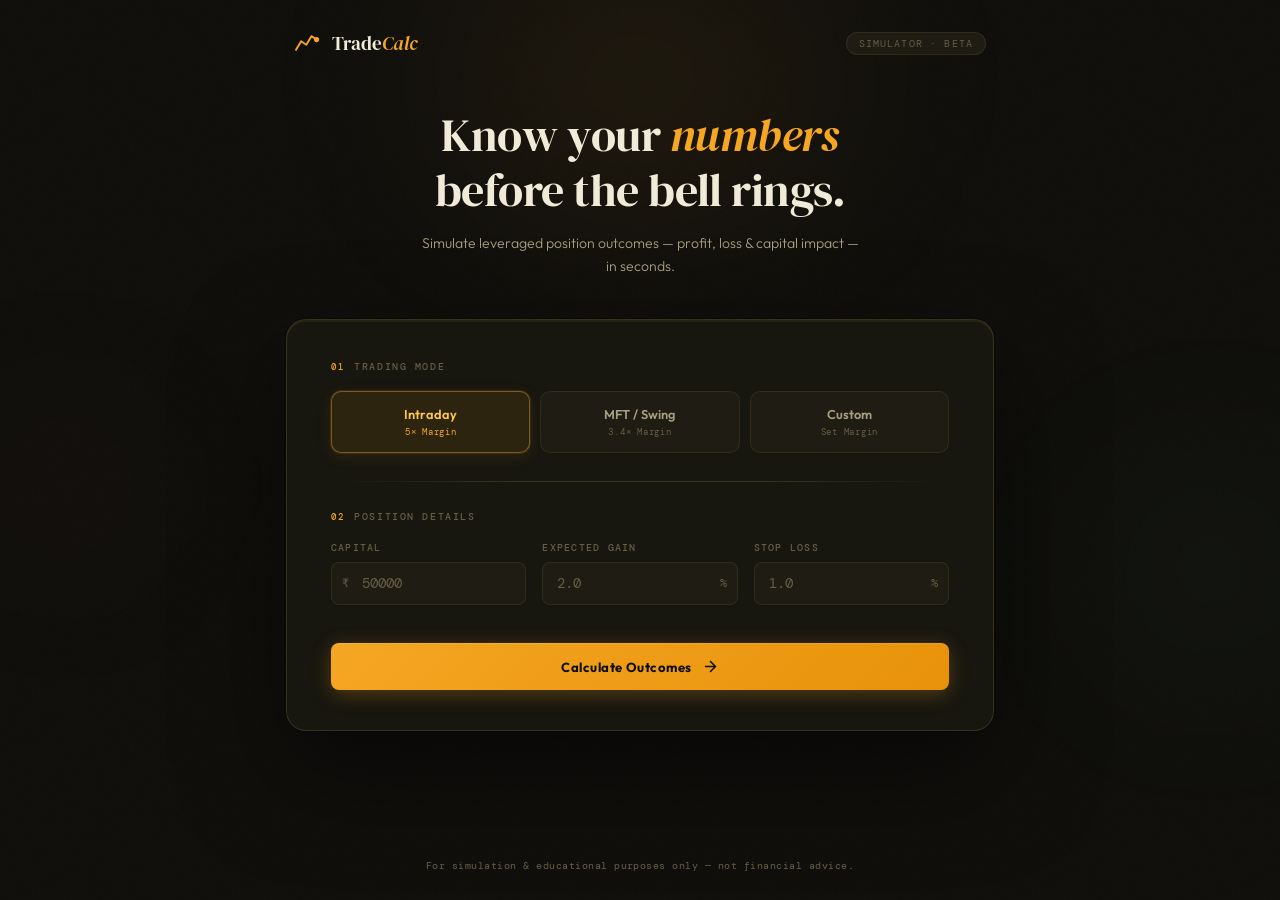
<file: index.html>
<!--
index html comment
-->
<!DOCTYPE html>
<html lang="en">
<head>
  <meta charset="UTF-8"/>
  <meta name="viewport" content="width=device-width, initial-scale=1.0"/>
  <title>TradeCalc — Leveraged Trading Simulator</title>
  <link rel="stylesheet" href="style.css"/>
  <link href="https://fonts.googleapis.com/css2?family=DM+Serif+Display:ital@0;1&family=DM+Mono:wght@300;400;500&family=Outfit:wght@300;400;500;600;700&display=swap" rel="stylesheet"/>
  <link rel="icon" href="favicon.ico">
  <link rel="icon" type="image/svg+xml" href="favicon.svg">
</head>
<body>

  <div class="noise"></div>
  <div class="orb orb-1"></div>
  <div class="orb orb-2"></div>
  <div class="orb orb-3"></div>

  <header class="site-header">
    <div class="logo">
      <svg class="logo-mark" viewBox="0 0 32 28" fill="none" xmlns="http://www.w3.org/2000/svg">
        <path d="M2 22 L8 12 L14 16 L20 6 L26 10" stroke="currentColor" stroke-width="2.2" stroke-linecap="round" stroke-linejoin="round"/>
        <circle cx="26" cy="10" r="3" fill="currentColor"/>
      </svg>
      <span>Trade<em>Calc</em></span>
    </div>
    <span class="header-pill">Simulator · Beta</span>
  </header>

  <div class="hero">
    <h1 class="hero-title">Know your <em>numbers</em><br/>before the bell rings.</h1>
    <p class="hero-sub">Simulate leveraged position outcomes — profit, loss &amp; capital impact — in seconds.</p>
  </div>

  <main class="card-wrap">
    <div class="card" id="calculatorCard">

      <!-- ── INPUT VIEW ── -->
      <div class="view" id="inputView">

        <div class="form-section">
          <div class="step-label"><span class="step-num">01</span>Trading Mode</div>
          <div class="mode-tabs" id="modeTabs">
            <button class="mode-tab active" data-value="5" onclick="selectMode(this)">
              <span class="tab-name">Intraday</span>
              <span class="tab-detail">5× Margin</span>
            </button>
            <button class="mode-tab" data-value="3.4" onclick="selectMode(this)">
              <span class="tab-name">MFT / Swing</span>
              <span class="tab-detail">3.4× Margin</span>
            </button>
            <button class="mode-tab" data-value="custom" onclick="selectMode(this)">
              <span class="tab-name">Custom</span>
              <span class="tab-detail">Set Margin</span>
            </button>
          </div>

          <div class="custom-margin-wrap hidden" id="customMarginWrap">
            <label class="field-label" for="customMargin">Custom Margin Multiplier</label>
            <div class="custom-row">
              <div class="input-box">
                <input type="number" id="customMargin" class="field" placeholder="e.g. 4.0" min="1" max="20" step="0.1"/>
                <span class="field-sfx">×</span>
              </div>
              <p class="margin-hint">Enter any multiplier between 1× – 20×</p>
            </div>
          </div>
        </div>

        <div class="section-sep"></div>

        <div class="form-section">
          <div class="step-label"><span class="step-num">02</span>Position Details</div>
          <div class="fields-grid">
            <div class="field-group">
              <label class="field-label" for="capital">Capital</label>
              <div class="input-box">
                <span class="field-pfx">₹</span>
                <input type="number" id="capital" class="field has-pfx" placeholder="50000" min="0"/>
              </div>
            </div>
            <div class="field-group">
              <label class="field-label" for="gainPct">Expected Gain</label>
              <div class="input-box">
                <input type="number" id="gainPct" class="field has-sfx" placeholder="2.0" min="0" step="0.1"/>
                <span class="field-sfx">%</span>
              </div>
            </div>
            <div class="field-group">
              <label class="field-label" for="slPct">Stop Loss</label>
              <div class="input-box">
                <input type="number" id="slPct" class="field has-sfx" placeholder="1.0" min="0" step="0.1"/>
                <span class="field-sfx">%</span>
              </div>
            </div>
          </div>
        </div>

        <p class="error-msg" id="errorMsg"></p>

        <button class="cta-btn" onclick="calculate()">
          Calculate Outcomes
          <svg width="17" height="17" viewBox="0 0 24 24" fill="none" stroke="currentColor" stroke-width="2.3" stroke-linecap="round" stroke-linejoin="round"><path d="M5 12h14M12 5l7 7-7 7"/></svg>
        </button>
      </div>

      <!-- ── RESULTS VIEW ── -->
      <div class="view hidden" id="resultsView">

        <div class="results-topbar">
          <div>
            <div class="rid-label">Simulation Result</div>
            <div class="rid-mode" id="ridMode"></div>
          </div>
          <button class="back-btn" onclick="recalculate()">
            <svg width="13" height="13" viewBox="0 0 24 24" fill="none" stroke="currentColor" stroke-width="2.3" stroke-linecap="round" stroke-linejoin="round"><path d="M19 12H5M12 19l-7-7 7-7"/></svg>
            Recalculate
          </button>
        </div>

        <div class="trade-hero">
          <div class="th-main">
            <div class="th-label">Total Trade Size</div>
            <div class="th-value" id="tradeSizeVal"></div>
            <div class="th-sub" id="tradeSizeSub"></div>
          </div>
          <div class="th-stats">
            <div class="th-stat">
              <div class="ths-label">Capital</div>
              <div class="ths-val" id="capitalStat"></div>
            </div>
            <div class="ths-sep"></div>
            <div class="th-stat">
              <div class="ths-label">Leverage</div>
              <div class="ths-val" id="leverageStat"></div>
            </div>
          </div>
        </div>

        <div class="block-label">
          <span class="bl-dot gain-dot"></span>Profit Scenarios
        </div>
        <div class="profit-row" id="profitScenarios"></div>

        <div class="loss-rr-grid">
          <div id="lossBlock"></div>
          <div id="rrBlock"></div>
        </div>

        <div class="block-label">
          <span class="bl-dot gold-dot"></span>Capital Impact
        </div>
        <div class="capital-row" id="capitalRow"></div>

      </div>
    </div>
  </main>

  <footer class="site-footer">
    For simulation &amp; educational purposes only — not financial advice.
  </footer>

  <script src="script.js"></script>
</body>
</html>
</file>
<file: style.css>
/* ─── RESET ─────────────────────────────────────────────────── */
*, *::before, *::after { box-sizing: border-box; margin: 0; padding: 0; }

/* ─── TOKENS ─────────────────────────────────────────────────── */
:root {
  /* Background */
  --bg:           #0f0e0b;
  --surface:      #17160f;
  --surface-2:    #1e1c13;
  --surface-3:    #252318;

  /* Borders */
  --border:       rgba(255,220,120,0.08);
  --border-mid:   rgba(255,220,120,0.14);
  --border-lit:   rgba(255,195,80,0.35);

  /* Text */
  --text:         #f0ead8;
  --text-2:       #a89e80;
  --text-3:       #665e45;

  /* Amber accent */
  --amber:        #f5a623;
  --amber-light:  #ffc84a;
  --amber-soft:   rgba(245,166,35,0.10);
  --amber-glow:   rgba(245,166,35,0.20);

  /* Gain — warm green */
  --gain:         #4ecb8d;
  --gain-soft:    rgba(78,203,141,0.08);
  --gain-border:  rgba(78,203,141,0.18);
  --gain-text:    #6edda0;

  /* Loss — coral */
  --loss:         #f06057;
  --loss-soft:    rgba(240,96,87,0.08);
  --loss-border:  rgba(240,96,87,0.18);
  --loss-text:    #f57c74;

  /* Gold */
  --gold:         #e8b84b;
  --gold-soft:    rgba(232,184,75,0.08);
  --gold-border:  rgba(232,184,75,0.18);

  /* Type */
  --font-serif:   'DM Serif Display', serif;
  --font-sans:    'Outfit', sans-serif;
  --font-mono:    'DM Mono', monospace;

  /* Misc */
  --radius:       20px;
  --radius-md:    14px;
  --radius-sm:    10px;
  --radius-xs:    8px;
  --ease:         cubic-bezier(0.4,0,0.2,1);
  --t:            0.2s;
}

/* ─── BASE ───────────────────────────────────────────────────── */
html { scroll-behavior: smooth; }

body {
  background: var(--bg);
  color: var(--text);
  font-family: var(--font-sans);
  min-height: 100vh;
  display: flex;
  flex-direction: column;
  align-items: center;
  overflow-x: hidden;
  -webkit-font-smoothing: antialiased;
}

/* ─── NOISE TEXTURE ──────────────────────────────────────────── */
.noise {
  position: fixed; inset: 0; z-index: 0; pointer-events: none;
  opacity: 0.028;
  background-image: url("data:image/svg+xml,%3Csvg viewBox='0 0 256 256' xmlns='http://www.w3.org/2000/svg'%3E%3Cfilter id='noise'%3E%3CfeTurbulence type='fractalNoise' baseFrequency='0.9' numOctaves='4' stitchTiles='stitch'/%3E%3C/filter%3E%3Crect width='100%25' height='100%25' filter='url(%23noise)'/%3E%3C/svg%3E");
  background-size: 200px 200px;
}

/* ─── ORBS ───────────────────────────────────────────────────── */
.orb {
  position: fixed; border-radius: 50%; pointer-events: none; z-index: 0;
  filter: blur(90px);
}
.orb-1 {
  width: 560px; height: 400px;
  top: -120px; left: 50%; transform: translateX(-50%);
  background: radial-gradient(ellipse, rgba(245,166,35,0.10) 0%, transparent 70%);
}
.orb-2 {
  width: 300px; height: 300px;
  bottom: 20%; right: -80px;
  background: radial-gradient(ellipse, rgba(78,203,141,0.07) 0%, transparent 70%);
}
.orb-3 {
  width: 250px; height: 250px;
  top: 40%; left: -60px;
  background: radial-gradient(ellipse, rgba(240,96,87,0.05) 0%, transparent 70%);
}

/* ─── HEADER ─────────────────────────────────────────────────── */
.site-header {
  position: relative; z-index: 10;
  width: 100%; max-width: 740px;
  display: flex; align-items: center; justify-content: space-between;
  padding: 30px 24px 0;
}

.logo {
  display: flex; align-items: center; gap: 10px;
  font-family: var(--font-serif);
  font-size: 1.2rem; color: var(--text);
  text-decoration: none;
}
.logo em { color: var(--amber); font-style: italic; }
.logo-mark { width: 28px; height: 24px; color: var(--amber); }

.header-pill {
  font-family: var(--font-mono);
  font-size: 0.6rem; letter-spacing: 0.12em;
  text-transform: uppercase; color: var(--text-3);
  background: var(--surface-2);
  border: 1px solid var(--border);
  border-radius: 20px; padding: 4px 12px;
}

/* ─── HERO ───────────────────────────────────────────────────── */
.hero {
  position: relative; z-index: 10;
  width: 100%; max-width: 740px;
  padding: 52px 24px 8px;
  text-align: center;
}

.hero-title {
  font-family: var(--font-serif);
  font-size: clamp(2rem, 5vw, 2.9rem);
  font-weight: 400;
  color: var(--text);
  line-height: 1.18;
  letter-spacing: -0.01em;
}
.hero-title em {
  color: var(--amber);
  font-style: italic;
}

.hero-sub {
  font-size: 0.88rem;
  color: var(--text-2);
  margin-top: 14px;
  line-height: 1.7;
  font-weight: 300;
  max-width: 440px;
  margin-left: auto;
  margin-right: auto;
}

/* ─── CARD WRAP ──────────────────────────────────────────────── */
.card-wrap {
  position: relative; z-index: 10;
  width: 100%; max-width: 740px;
  padding: 32px 16px 16px;
  flex: 1;
}

/* ─── CARD ───────────────────────────────────────────────────── */
.card {
  background: var(--surface);
  border: 1px solid var(--border-mid);
  border-radius: var(--radius);
  padding: 40px 44px;
  box-shadow:
    0 2px 0 rgba(255,220,100,0.06) inset,
    0 40px 100px rgba(0,0,0,0.55),
    0 0 0 1px rgba(0,0,0,0.4);
}

/* ─── VIEW ───────────────────────────────────────────────────── */
.view { display: block; }
.view.hidden { display: none; }

/* ─── FORM SECTIONS ──────────────────────────────────────────── */
.form-section { margin-bottom: 4px; }

.step-label {
  display: flex; align-items: center; gap: 10px;
  font-family: var(--font-mono);
  font-size: 0.62rem; font-weight: 500;
  letter-spacing: 0.16em; text-transform: uppercase;
  color: var(--text-3); margin-bottom: 18px;
}
.step-num {
  color: var(--amber); font-size: 0.58rem;
}

.section-sep {
  height: 1px;
  background: linear-gradient(90deg, transparent, var(--border-mid) 30%, var(--border-mid) 70%, transparent);
  margin: 28px 0;
}

/* ─── MODE TABS ──────────────────────────────────────────────── */
.mode-tabs {
  display: grid;
  grid-template-columns: repeat(3, 1fr);
  gap: 10px;
  margin-bottom: 20px;
}

.mode-tab {
  background: var(--surface-2);
  border: 1px solid var(--border);
  border-radius: var(--radius-sm);
  padding: 14px 12px;
  cursor: pointer;
  display: flex; flex-direction: column;
  align-items: center; gap: 4px;
  transition: border-color var(--t) var(--ease),
              background var(--t) var(--ease),
              transform var(--t) var(--ease),
              box-shadow var(--t) var(--ease);
}

.mode-tab:hover {
  border-color: var(--border-mid);
  background: var(--surface-3);
  transform: translateY(-1px);
}

.mode-tab.active {
  background: var(--amber-soft);
  border-color: var(--border-lit);
  box-shadow: 0 0 0 1px rgba(245,166,35,0.12), 0 4px 16px rgba(245,166,35,0.10);
}

.tab-name {
  font-family: var(--font-sans);
  font-size: 0.8rem; font-weight: 600;
  color: var(--text-2);
  transition: color var(--t);
}
.mode-tab.active .tab-name { color: var(--amber-light); }

.tab-detail {
  font-family: var(--font-mono);
  font-size: 0.58rem; letter-spacing: 0.08em;
  color: var(--text-3);
  transition: color var(--t);
}
.mode-tab.active .tab-detail { color: var(--amber); }

/* ─── CUSTOM MARGIN ──────────────────────────────────────────── */
.custom-margin-wrap {
  background: var(--surface-2);
  border: 1px solid var(--border);
  border-radius: var(--radius-sm);
  padding: 18px 20px;
  margin-top: 4px;
  animation: slideDown 0.22s var(--ease);
}

.custom-margin-wrap.hidden { display: none; }

@keyframes slideDown {
  from { opacity: 0; transform: translateY(-8px); }
  to   { opacity: 1; transform: translateY(0); }
}

.custom-row {
  display: flex; align-items: center; gap: 16px;
  flex-wrap: wrap; margin-top: 10px;
}

.margin-hint {
  font-size: 0.67rem; color: var(--text-3);
  font-family: var(--font-mono); letter-spacing: 0.04em;
}

/* ─── FIELDS ─────────────────────────────────────────────────── */
.fields-grid {
  display: grid;
  grid-template-columns: repeat(3, 1fr);
  gap: 16px;
}

.field-group { display: flex; flex-direction: column; }

.field-label {
  font-family: var(--font-mono);
  font-size: 0.6rem; font-weight: 500;
  letter-spacing: 0.13em; text-transform: uppercase;
  color: var(--text-3); margin-bottom: 8px;
  display: block;
}

.input-box {
  position: relative; display: flex; align-items: center;
}

.field {
  width: 100%;
  background: var(--surface-2);
  border: 1px solid var(--border);
  border-radius: var(--radius-xs);
  color: var(--text);
  font-family: var(--font-mono);
  font-size: 0.85rem; font-weight: 400;
  padding: 12px 14px;
  outline: none;
  appearance: textfield;
  transition: border-color var(--t) var(--ease),
              box-shadow var(--t) var(--ease),
              background var(--t) var(--ease);
}
.field::-webkit-inner-spin-button,
.field::-webkit-outer-spin-button { -webkit-appearance: none; appearance: none; }

.field.has-pfx { padding-left: 30px; }
.field.has-sfx { padding-right: 36px; }

.field::placeholder { color: var(--text-3); }

.field:focus {
  border-color: var(--border-lit);
  background: var(--surface-3);
  box-shadow: 0 0 0 3px var(--amber-soft);
}

.field-pfx, .field-sfx {
  position: absolute;
  font-family: var(--font-mono);
  font-size: 0.72rem; color: var(--text-3);
  pointer-events: none;
}
.field-pfx { left: 11px; }
.field-sfx { right: 11px; }

/* ─── ERROR ──────────────────────────────────────────────────── */
.error-msg {
  font-size: 0.68rem; color: var(--loss-text);
  font-family: var(--font-mono); letter-spacing: 0.04em;
  min-height: 18px; margin: 10px 0 4px;
}

/* ─── CTA BUTTON ─────────────────────────────────────────────── */
.cta-btn {
  width: 100%; margin-top: 10px;
  padding: 15px 24px;
  background: linear-gradient(135deg, var(--amber) 0%, #e8920a 100%);
  color: #0f0e0b;
  font-family: var(--font-sans);
  font-size: 0.82rem; font-weight: 700;
  letter-spacing: 0.04em;
  border: none; border-radius: var(--radius-xs);
  cursor: pointer;
  display: flex; align-items: center; justify-content: center; gap: 10px;
  box-shadow: 0 4px 20px rgba(245,166,35,0.28), 0 1px 0 rgba(255,255,255,0.12) inset;
  transition: transform var(--t) var(--ease),
              box-shadow var(--t) var(--ease),
              filter var(--t) var(--ease);
}
.cta-btn:hover {
  transform: translateY(-2px);
  box-shadow: 0 8px 30px rgba(245,166,35,0.38), 0 1px 0 rgba(255,255,255,0.12) inset;
  filter: brightness(1.05);
}
.cta-btn:active { transform: translateY(0); }

/* ─── RESULTS TOPBAR ─────────────────────────────────────────── */
.results-topbar {
  display: flex; align-items: flex-start; justify-content: space-between;
  gap: 16px; flex-wrap: wrap;
  margin-bottom: 28px;
}

.rid-label {
  font-family: var(--font-mono);
  font-size: 0.58rem; letter-spacing: 0.15em; text-transform: uppercase;
  color: var(--text-3); margin-bottom: 5px;
}
.rid-mode {
  font-family: var(--font-sans);
  font-size: 0.92rem; font-weight: 600; color: var(--text);
}

.back-btn {
  display: flex; align-items: center; gap: 7px;
  background: var(--surface-2);
  border: 1px solid var(--border);
  border-radius: var(--radius-xs);
  color: var(--text-2);
  font-family: var(--font-sans); font-size: 0.72rem; font-weight: 500;
  padding: 8px 16px; cursor: pointer; white-space: nowrap;
  transition: border-color var(--t), color var(--t), background var(--t);
}
.back-btn:hover {
  border-color: var(--amber);
  color: var(--amber);
  background: var(--amber-soft);
}

/* ─── TRADE HERO ─────────────────────────────────────────────── */
.trade-hero {
  background: linear-gradient(135deg, rgba(245,166,35,0.07), rgba(245,166,35,0.02));
  border: 1px solid var(--border-mid);
  border-radius: var(--radius-md);
  padding: 24px 28px;
  display: flex; align-items: center;
  justify-content: space-between; gap: 20px;
  flex-wrap: wrap;
  margin-bottom: 32px;
  position: relative; overflow: hidden;
}

.trade-hero::before {
  content: '';
  position: absolute; top: 0; left: 0; right: 0; height: 1px;
  background: linear-gradient(90deg, transparent, rgba(245,166,35,0.3), transparent);
}

.th-label {
  font-family: var(--font-mono);
  font-size: 0.6rem; letter-spacing: 0.14em; text-transform: uppercase;
  color: var(--text-3); margin-bottom: 8px;
}
.th-value {
  font-family: var(--font-serif);
  font-size: clamp(1.8rem, 4vw, 2.4rem);
  font-weight: 400; color: var(--amber-light);
  line-height: 1;
}
.th-sub {
  font-size: 0.68rem; color: var(--text-3);
  font-family: var(--font-mono); margin-top: 6px;
}

.th-stats {
  display: flex; align-items: center; gap: 24px;
}
.ths-sep {
  width: 1px; height: 36px;
  background: var(--border-mid);
}
.ths-label {
  font-family: var(--font-mono);
  font-size: 0.58rem; letter-spacing: 0.12em; text-transform: uppercase;
  color: var(--text-3); margin-bottom: 5px;
}
.ths-val {
  font-family: var(--font-sans);
  font-size: 1.05rem; font-weight: 600; color: var(--text);
}

/* ─── BLOCK LABELS ───────────────────────────────────────────── */
.block-label {
  display: flex; align-items: center; gap: 8px;
  font-family: var(--font-mono);
  font-size: 0.58rem; font-weight: 500; letter-spacing: 0.18em;
  text-transform: uppercase; color: var(--text-3);
  margin-bottom: 14px;
}
.bl-dot {
  width: 5px; height: 5px; border-radius: 50%; flex-shrink: 0;
}
.gain-dot { background: var(--gain); box-shadow: 0 0 6px var(--gain); }
.gold-dot { background: var(--gold); box-shadow: 0 0 6px var(--gold); }
.loss-dot { background: var(--loss); box-shadow: 0 0 6px var(--loss); }

/* ─── PROFIT ROW ─────────────────────────────────────────────── */
.profit-row {
  display: grid;
  grid-template-columns: repeat(3, 1fr);
  gap: 12px;
  margin-bottom: 20px;
}

.profit-card {
  background: var(--gain-soft);
  border: 1px solid var(--gain-border);
  border-radius: var(--radius-md);
  padding: 20px 18px;
  animation: riseUp 0.3s var(--ease) forwards;
  transition: transform var(--t) var(--ease), box-shadow var(--t) var(--ease);
}
.profit-card:hover {
  transform: translateY(-3px);
  box-shadow: 0 10px 28px rgba(78,203,141,0.12);
}
.profit-card:nth-child(2) { animation-delay: 0.07s; }
.profit-card:nth-child(3) { animation-delay: 0.14s; }

.pc-badge {
  display: inline-block;
  font-family: var(--font-mono);
  font-size: 0.56rem; font-weight: 500; letter-spacing: 0.1em;
  text-transform: uppercase; color: var(--gain-text);
  background: rgba(78,203,141,0.10);
  border-radius: 4px; padding: 3px 8px;
  margin-bottom: 12px;
}
.pc-value {
  font-family: var(--font-serif);
  font-size: 1.35rem; font-weight: 400;
  color: var(--gain-text); line-height: 1;
}
.pc-sub {
  font-family: var(--font-mono);
  font-size: 0.6rem; color: rgba(78,203,141,0.45);
  margin-top: 6px;
}

/* ─── LOSS + R:R GRID ────────────────────────────────────────── */
.loss-rr-grid {
  display: grid;
  grid-template-columns: 1fr 1fr;
  gap: 12px;
  margin-bottom: 28px;
}

/* Loss block */
#lossBlock {
  background: var(--loss-soft);
  border: 1px solid var(--loss-border);
  border-radius: var(--radius-md);
  padding: 20px 20px;
  animation: riseUp 0.3s var(--ease) forwards;
}
.loss-top {
  font-family: var(--font-mono);
  font-size: 0.58rem; letter-spacing: 0.14em; text-transform: uppercase;
  color: var(--text-3); margin-bottom: 10px;
  display: flex; align-items: center; gap: 6px;
}
.loss-amt {
  font-family: var(--font-serif);
  font-size: 1.5rem; font-weight: 400; color: var(--loss-text);
  line-height: 1;
}
.loss-detail {
  font-family: var(--font-mono);
  font-size: 0.6rem; color: rgba(240,96,87,0.45);
  margin-top: 6px; line-height: 1.6;
}

/* R:R block */
#rrBlock {
  background: var(--surface-2);
  border: 1px solid var(--border);
  border-radius: var(--radius-md);
  padding: 20px 20px;
  animation: riseUp 0.3s var(--ease) 0.1s forwards; opacity: 0;
  display: flex; flex-direction: column; justify-content: space-between;
}
.rr-top {
  font-family: var(--font-mono);
  font-size: 0.58rem; letter-spacing: 0.14em; text-transform: uppercase;
  color: var(--text-3); margin-bottom: 10px;
}
.rr-ratio {
  font-family: var(--font-serif);
  font-size: 1.5rem; font-weight: 400; color: var(--text);
  line-height: 1;
}
.rr-track {
  margin-top: 14px;
  height: 6px; border-radius: 3px;
  background: rgba(255,255,255,0.04);
  display: flex; gap: 2px; overflow: hidden;
}
.rr-gain-bar {
  height: 100%; border-radius: 3px;
  background: var(--gain);
  transition: width 0.6s var(--ease);
}
.rr-loss-bar {
  height: 100%; border-radius: 3px;
  background: var(--loss);
  transition: width 0.6s var(--ease);
}
.rr-labels {
  display: flex; justify-content: space-between;
  font-family: var(--font-mono); font-size: 0.56rem;
  color: var(--text-3); margin-top: 6px;
}

/* ─── CAPITAL ROW ────────────────────────────────────────────── */
.capital-row {
  display: grid;
  grid-template-columns: 1fr 1fr;
  gap: 12px;
}

.cap-card {
  border-radius: var(--radius-md);
  padding: 20px 20px;
  animation: riseUp 0.3s var(--ease) forwards;
}
.cap-card.gain-cap {
  background: var(--gain-soft);
  border: 1px solid var(--gain-border);
}
.cap-card.loss-cap {
  background: var(--loss-soft);
  border: 1px solid var(--loss-border);
  animation-delay: 0.08s;
}

.cap-label {
  font-family: var(--font-mono);
  font-size: 0.58rem; letter-spacing: 0.12em; text-transform: uppercase;
  color: var(--text-3); margin-bottom: 10px;
}
.cap-value {
  font-family: var(--font-serif);
  font-size: 1.4rem; font-weight: 400; line-height: 1;
}
.gain-cap .cap-value { color: var(--gain-text); }
.loss-cap .cap-value { color: var(--loss-text); }

.cap-delta {
  font-family: var(--font-mono);
  font-size: 0.62rem; margin-top: 6px;
}
.gain-cap .cap-delta { color: rgba(78,203,141,0.5); }
.loss-cap .cap-delta { color: rgba(240,96,87,0.5); }

/* ─── ANIMATION ──────────────────────────────────────────────── */
@keyframes riseUp {
  from { opacity: 0; transform: translateY(14px); }
  to   { opacity: 1; transform: translateY(0); }
}

/* ─── FOOTER ─────────────────────────────────────────────────── */
.site-footer {
  position: relative; z-index: 10;
  padding: 20px 24px 28px;
  font-size: 0.62rem; color: var(--text-3);
  font-family: var(--font-mono); letter-spacing: 0.05em; text-align: center;
}

/* ─── RESPONSIVE ─────────────────────────────────────────────── */
@media (max-width: 620px) {
  .card { padding: 26px 20px; }

  .mode-tabs { grid-template-columns: 1fr; gap: 8px; }
  .mode-tab { flex-direction: row; justify-content: space-between; padding: 12px 16px; }

  .fields-grid { grid-template-columns: 1fr; gap: 14px; }

  .profit-row { grid-template-columns: 1fr; }

  .loss-rr-grid { grid-template-columns: 1fr; }

  .capital-row { grid-template-columns: 1fr; }

  .trade-hero { flex-direction: column; align-items: flex-start; }
  .th-stats { border-top: 1px solid var(--border); padding-top: 16px; width: 100%; }

  .results-topbar { flex-direction: column; gap: 12px; }
  .back-btn { align-self: flex-start; }

  .th-value { font-size: 1.8rem; }

  .custom-row { flex-direction: column; align-items: flex-start; gap: 8px; }
}

@media (min-width: 621px) and (max-width: 768px) {
  .fields-grid { grid-template-columns: 1fr 1fr; }
  .profit-row { grid-template-columns: 1fr 1fr; }
}
</file>
